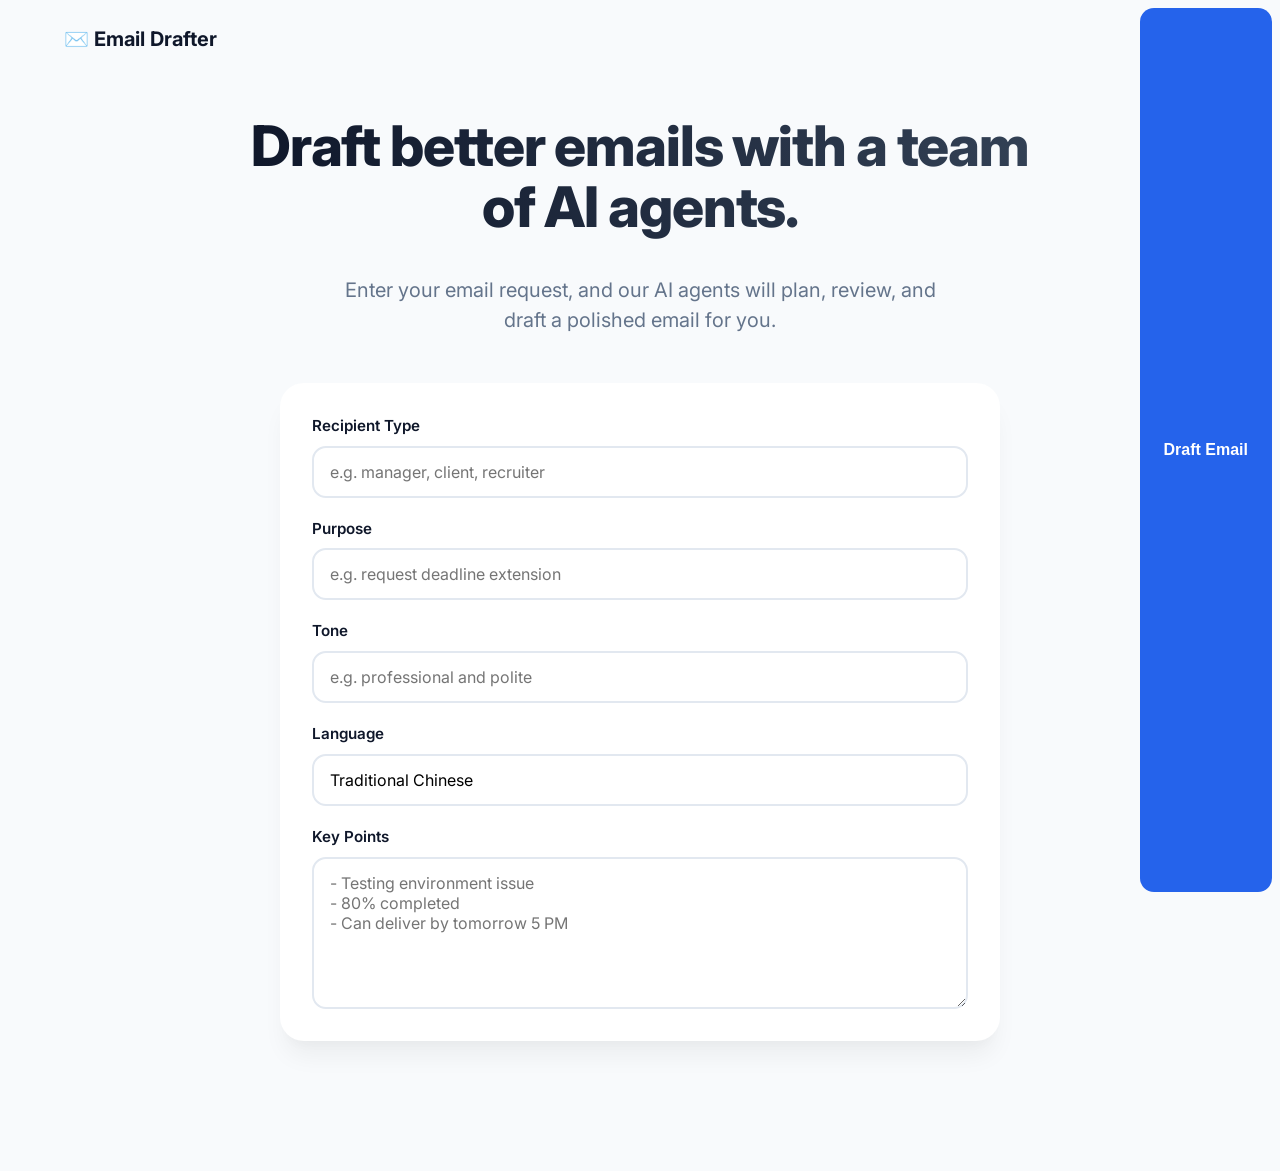
<file: app/frontend/index.html>
<!DOCTYPE html>
<html lang="en">
<head>
    <meta charset="UTF-8">
    <meta name="viewport" content="width=device-width, initial-scale=1.0">
    <title>Email Drafter - Multi-Agent Email Writer</title>
    <link rel="preconnect" href="https://fonts.googleapis.com">
    <link rel="preconnect" href="https://fonts.gstatic.com" crossorigin>
    <link href="https://fonts.googleapis.com/css2?family=Inter:wght@400;500;700&display=swap" rel="stylesheet">
    <link rel="stylesheet" href="style.css">
</head>
<body class="landing-page">
    <div class="container">
        <header>
            <div class="logo">✉️ Email Drafter</div>
        </header>

        <main class="hero-section">
            <h1>Draft better emails with a team of AI agents.</h1>
            <p class="subtitle">
                Enter your email request, and our AI agents will plan, review, and draft a polished email for you.
            </p>

            <form id="create-form" class="email-form">
                <div class="form-group">
                    <label for="recipient-input">Recipient Type</label>
                    <input type="text" id="recipient-input" placeholder="e.g. manager, client, recruiter" required>
                </div>

                <div class="form-group">
                    <label for="purpose-input">Purpose</label>
                    <input type="text" id="purpose-input" placeholder="e.g. request deadline extension" required>
                </div>

                <div class="form-group">
                    <label for="tone-input">Tone</label>
                    <input type="text" id="tone-input" placeholder="e.g. professional and polite" required>
                </div>

                <div class="form-group">
                    <label for="language-input">Language</label>
                    <input type="text" id="language-input" placeholder="e.g. Traditional Chinese" value="Traditional Chinese" required>
                </div>

                <div class="form-group">
                    <label for="keypoints-input">Key Points</label>
                    <textarea id="keypoints-input" rows="6" placeholder="- Testing environment issue&#10;- 80% completed&#10;- Can deliver by tomorrow 5 PM" required></textarea>
                </div>

                <button type="submit" id="create-button">
                    <span>Draft Email</span>
                </button>
            </form>

            <div id="progress-container" class="progress-container hidden">
                <div class="agent-status">
                    <div class="status-icon">
                        <div class="spinner"></div>
                    </div>
                    <div id="status-text" class="status-text">Initializing AI agents...</div>
                </div>
                <div class="progress-steps">
                    <div class="step" id="step-researcher">
                        <div class="step-icon">🧭</div>
                        <div class="step-label">Planning</div>
                    </div>
                    <div class="step" id="step-judge">
                        <div class="step-icon">🧐</div>
                        <div class="step-label">Reviewing</div>
                    </div>
                    <div class="step" id="step-builder">
                        <div class="step-icon">✍️</div>
                        <div class="step-label">Drafting</div>
                    </div>
                </div>
            </div>
        </main>
    </div>
    <script src="app.js"></script>
</body>
</html>
</file>
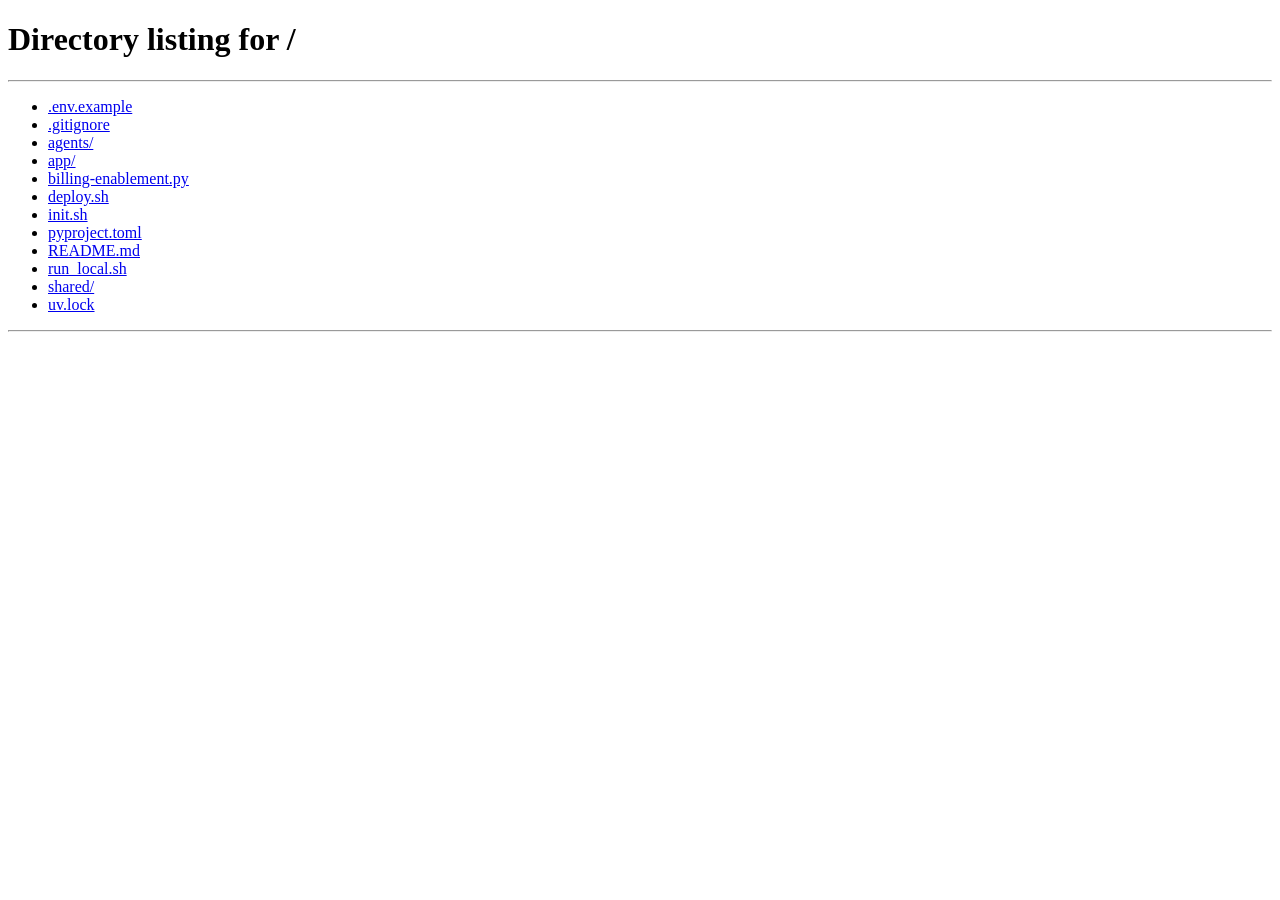
<file: app/frontend/course.html>
<!DOCTYPE html>
<html lang="en">
<head>
    <meta charset="UTF-8">
    <meta name="viewport" content="width=device-width, initial-scale=1.0">
    <title>Your Email Draft - Email Drafter</title>
    <link rel="preconnect" href="https://fonts.googleapis.com">
    <link rel="preconnect" href="https://fonts.gstatic.com" crossorigin>
    <link href="https://fonts.googleapis.com/css2?family=Inter:wght@400;500;600;700&family=Merriweather:wght@300;400;700&display=swap" rel="stylesheet">
    <link rel="stylesheet" href="style.css">
</head>
<body class="course-page">
    <div class="course-container">
        <header class="course-header">
            <a href="/" class="back-link">← Draft Another Email</a>
            <div class="logo">✉️ Email Drafter</div>
        </header>

        <div class="email-result-wrapper">
            <div class="email-result-card">
                <h1>Your Email Draft</h1>
                <pre id="email-content" class="email-content">Loading your email...</pre>
            </div>
        </div>
    </div>

    <script>
        document.addEventListener('DOMContentLoaded', () => {
            const emailData = localStorage.getItem('currentEmail');
            if (!emailData) {
                window.location.href = '/';
                return;
            }

            document.getElementById('email-content').textContent = emailData;
        });
    </script>
</body>
</html>
</file>
<file: app/frontend/style.css>
:root {
    --primary-color: #2563eb;
    --primary-hover: #1d4ed8;
    --bg-color: #f8fafc;
    --text-color: #0f172a;
    --text-muted: #64748b;
    --border-color: #e2e8f0;
}

* {
    box-sizing: border-box;
}

body {
    font-family: 'Inter', sans-serif;
    background-color: var(--bg-color);
    color: var(--text-color);
    margin: 0;
    line-height: 1.5;
}

.container {
    max-width: 1200px;
    margin: 0 auto;
    padding: 0 24px;
    min-height: 100vh;
    display: flex;
    flex-direction: column;
}

/* --- Landing Page --- */
.landing-page header {
    padding: 24px 0;
    display: flex;
    justify-content: space-between;
    align-items: center;
}

.logo {
    font-size: 1.25rem;
    font-weight: 700;
    color: var(--text-color);
    display: flex;
    align-items: center;
    gap: 8px;
}

.hero-section {
    flex-grow: 1;
    display: flex;
    flex-direction: column;
    justify-content: center;
    align-items: center;
    text-align: center;
    padding-bottom: 10vh; /* Visual balance */
}

.hero-section h1 {
    font-size: 3.5rem;
    font-weight: 800;
    letter-spacing: -0.02em;
    line-height: 1.1;
    margin-bottom: 16px;
    max-width: 800px;
    background: linear-gradient(to right, #0f172a, #334155);
    -webkit-background-clip: text;
    -webkit-text-fill-color: transparent;
    background-clip: text;
}

.subtitle {
    font-size: 1.25rem;
    color: var(--text-muted);
    max-width: 600px;
    margin-bottom: 48px;
}

.hero-form {
    width: 100%;
    max-width: 680px; /* Increased width for better placeholder fit */
    position: relative;
    margin-bottom: 64px;
}

#topic-input {
    width: 100%;
    padding: 20px 24px;
    padding-right: 170px; /* Space for button */
    font-size: 1.125rem;
    border: 2px solid var(--border-color);
    border-radius: 100px; /* Pill shape */
    outline: none;
    transition: all 0.2s ease;
    box-shadow: 0 4px 6px -1px rgba(0, 0, 0, 0.05), 0 2px 4px -1px rgba(0, 0, 0, 0.03);
}

#topic-input:focus {
    border-color: var(--primary-color);
    box-shadow: 0 10px 15px -3px rgba(37, 99, 235, 0.1), 0 4px 6px -2px rgba(37, 99, 235, 0.05);
}

#create-button {
    position: absolute;
    right: 8px;
    top: 8px;
    bottom: 8px;
    padding: 0 24px;
    background-color: var(--primary-color);
    color: white;
    border: none;
    border-radius: 100px;
    font-size: 1rem;
    font-weight: 600;
    cursor: pointer;
    display: flex;
    align-items: center;
    gap: 8px;
    transition: background-color 0.2s;
}

#create-button:hover {
    background-color: var(--primary-hover);
}

#create-button:disabled {
    background-color: #94a3b8;
    cursor: not-allowed;
}

#create-button svg {
    width: 20px;
    height: 20px;
}

/* --- Progress Animation --- */
.progress-container {
    width: 100%;
    max-width: 500px;
    background: white;
    padding: 32px;
    border-radius: 24px;
    box-shadow: 0 20px 25px -5px rgba(0, 0, 0, 0.05), 0 10px 10px -5px rgba(0, 0, 0, 0.02);
    animation: slideUp 0.5s ease-out;
}

.progress-container.hidden {
    display: none;
}

@keyframes slideUp {
    from { opacity: 0; transform: translateY(20px); }
    to { opacity: 1; transform: translateY(0); }
}

.agent-status {
    display: flex;
    align-items: center;
    justify-content: center;
    gap: 12px;
    margin-bottom: 32px;
}

.status-text {
    font-size: 1.125rem;
    font-weight: 500;
    color: var(--text-color);
}

.spinner {
    width: 24px;
    height: 24px;
    border: 3px solid var(--border-color);
    border-top-color: var(--primary-color);
    border-radius: 50%;
    animation: spin 1s linear infinite;
}

@keyframes spin {
    to { transform: rotate(360deg); }
}

.progress-steps {
    display: flex;
    justify-content: space-between;
    position: relative;
}

.progress-steps::before {
    content: '';
    position: absolute;
    top: 24px;
    left: 40px;
    right: 40px;
    height: 2px;
    background-color: var(--border-color);
    z-index: 0;
}

.step {
    display: flex;
    flex-direction: column;
    align-items: center;
    gap: 12px;
    position: relative;
    z-index: 1;
    opacity: 0.5;
    transition: opacity 0.3s;
}

.step.active {
    opacity: 1;
}

.step-icon {
    width: 48px;
    height: 48px;
    background-color: white;
    border: 2px solid var(--border-color);
    border-radius: 50%;
    display: flex;
    align-items: center;
    justify-content: center;
    font-size: 1.5rem;
    transition: all 0.3s;
}

.step.active .step-icon {
    border-color: var(--primary-color);
    background-color: #eff6ff;
    transform: scale(1.1);
}

.step-label {
    font-size: 0.875rem;
    font-weight: 500;
    color: var(--text-muted);
}

.step.active .step-label {
    color: var(--primary-color);
}

/* --- Course Page --- */
.course-page {
    background-color: #fff;
}

.course-container {
    max-width: 1200px; /* Wider container for sidebar layout */
    margin: 0 auto;
    padding: 0 24px;
}

.course-header {
    padding: 24px 0;
    display: flex;
    justify-content: space-between;
    align-items: center;
    border-bottom: 1px solid var(--border-color);
}

.back-link {
    color: var(--text-muted);
    text-decoration: none;
    font-weight: 500;
    transition: color 0.2s;
}

.back-link:hover {
    color: var(--primary-color);
}

.course-layout {
    display: flex;
    gap: 64px;
    padding: 48px 0;
    align-items: flex-start;
}

.course-sidebar {
    width: 250px;
    flex-shrink: 0;
    position: sticky;
    top: 48px;
}

.toc-title {
    font-size: 0.875rem;
    text-transform: uppercase;
    letter-spacing: 0.05em;
    font-weight: 700;
    color: var(--text-muted);
    margin-bottom: 16px;
}

.toc-list {
    list-style: none;
    padding: 0;
    margin: 0;
    display: flex;
    flex-direction: column;
    gap: 12px;
}

.toc-link {
    color: var(--text-color);
    text-decoration: none;
    font-size: 0.95rem;
    transition: color 0.2s;
    display: block;
    padding-left: 12px;
    border-left: 2px solid transparent;
}

.toc-link:hover, .toc-link.active {
    color: var(--primary-color);
    border-left-color: var(--primary-color);
}

.course-main {
    flex-grow: 1;
    max-width: 750px; /* Optimal reading width */
}

.course-content {
    font-family: 'Merriweather', serif;
    font-size: 1.125rem;
    line-height: 1.8;
    color: #334155;
}

.course-content h1 {
    font-family: 'Inter', sans-serif;
    font-size: 3rem;
    font-weight: 800;
    line-height: 1.2;
    margin-bottom: 1.5em;
    color: #0f172a;
}

.course-content h2 {
    font-family: 'Inter', sans-serif;
    font-size: 1.875rem;
    font-weight: 700;
    margin-top: 2em;
    margin-bottom: 0.8em;
    color: #0f172a;
    scroll-margin-top: 2em; /* For smooth scrolling to anchor */
}

.course-content h3 {
    font-family: 'Inter', sans-serif;
    font-size: 1.5rem;
    font-weight: 600;
    margin-top: 1.5em;
    margin-bottom: 0.6em;
    color: #1e293b;
}

.course-content p {
    margin-bottom: 1.5em;
}

.course-content ul, .course-content ol {
    margin-bottom: 1.5em;
    padding-left: 1.5em;
}

.course-content li {
    margin-bottom: 0.5em;
}

.loading-course {
    text-align: center;
    color: var(--text-muted);
    font-family: 'Inter', sans-serif;
    padding: 48px 0;
}

.email-form {
    width: 100%;
    max-width: 720px;
    background: white;
    padding: 32px;
    border-radius: 24px;
    box-shadow: 0 20px 25px -5px rgba(0, 0, 0, 0.05), 0 10px 10px -5px rgba(0, 0, 0, 0.02);
    display: flex;
    flex-direction: column;
    gap: 20px;
    margin-bottom: 40px;
    text-align: left;
}

.form-group {
    display: flex;
    flex-direction: column;
    gap: 8px;
}

.form-group label {
    font-size: 0.95rem;
    font-weight: 600;
    color: var(--text-color);
}

.form-group input,
.form-group textarea {
    width: 100%;
    padding: 14px 16px;
    font-size: 1rem;
    border: 2px solid var(--border-color);
    border-radius: 14px;
    outline: none;
    transition: all 0.2s ease;
    font-family: 'Inter', sans-serif;
}

.form-group input:focus,
.form-group textarea:focus {
    border-color: var(--primary-color);
    box-shadow: 0 10px 15px -3px rgba(37, 99, 235, 0.08), 0 4px 6px -2px rgba(37, 99, 235, 0.05);
}

.form-group textarea {
    resize: vertical;
    min-height: 140px;
}

#create-button {
    padding: 14px 24px;
    background-color: var(--primary-color);
    color: white;
    border: none;
    border-radius: 14px;
    font-size: 1rem;
    font-weight: 600;
    cursor: pointer;
    transition: background-color 0.2s;
}

#create-button:hover {
    background-color: var(--primary-hover);
}

.email-result-wrapper {
    display: flex;
    justify-content: center;
    padding: 48px 0;
}

.email-result-card {
    width: 100%;
    max-width: 840px;
    background: white;
    border: 1px solid var(--border-color);
    border-radius: 24px;
    padding: 32px;
    box-shadow: 0 20px 25px -5px rgba(0, 0, 0, 0.04), 0 10px 10px -5px rgba(0, 0, 0, 0.02);
}

.email-result-card h1 {
    margin-top: 0;
    margin-bottom: 24px;
    font-size: 2rem;
    font-weight: 800;
    color: #0f172a;
    font-family: 'Inter', sans-serif;
}

.email-content {
    white-space: pre-wrap;
    word-wrap: break-word;
    font-family: 'Merriweather', serif;
    font-size: 1.05rem;
    line-height: 1.8;
    color: #334155;
    margin: 0;
}
</file>
